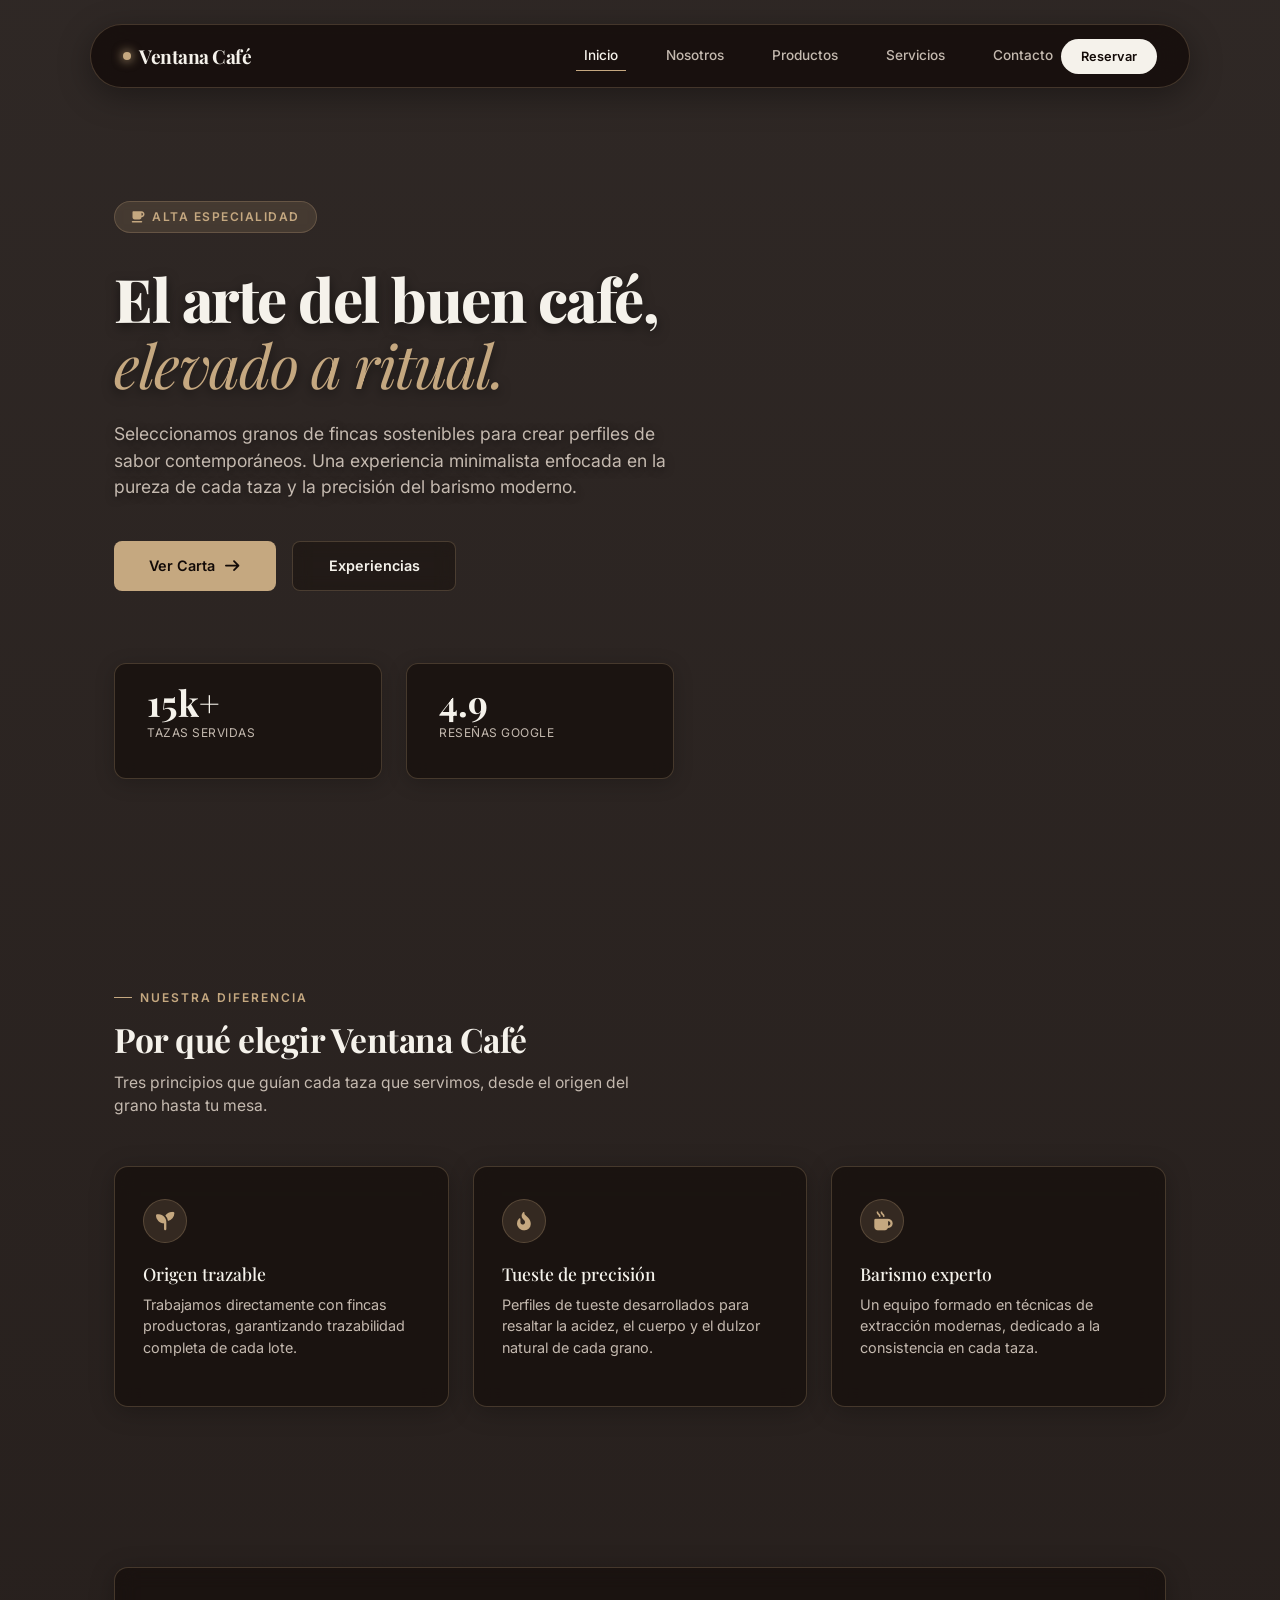
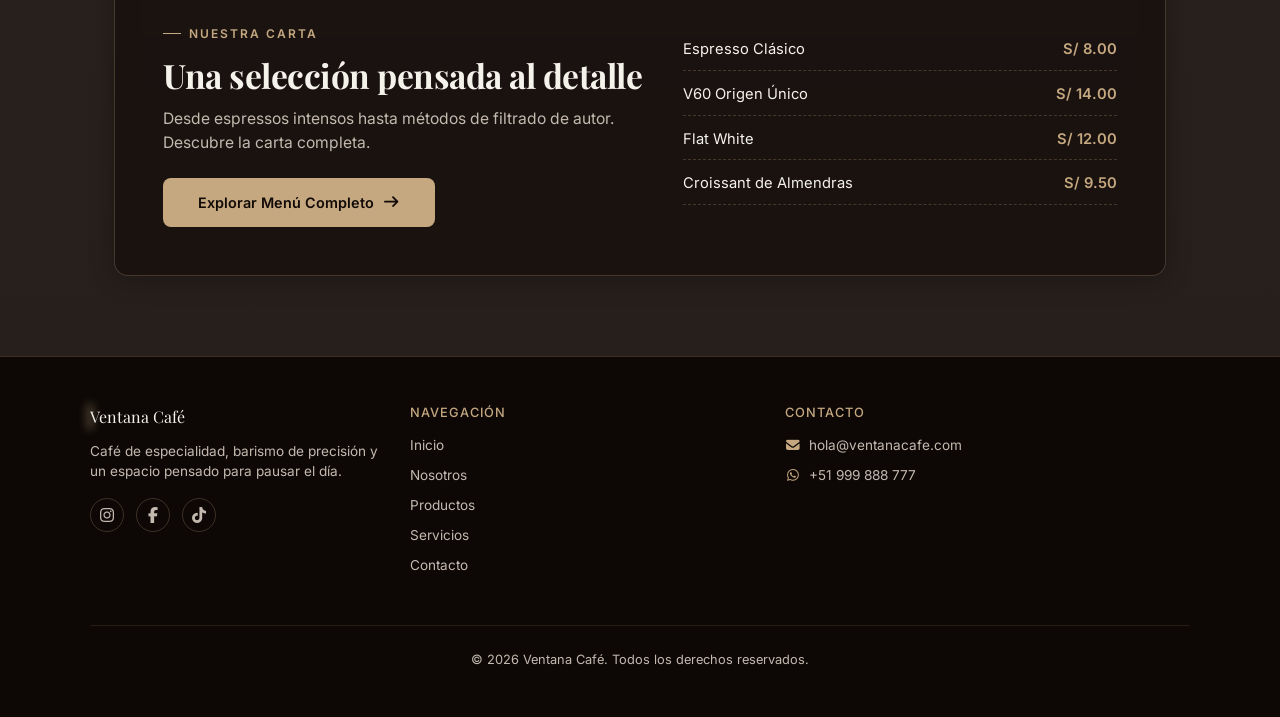
<file: index.html>
<!DOCTYPE html>
<html lang="es">
<head>
     <meta charset="UTF-8">
     <meta name="viewport" content="width=device-width, initial-scale=1.0">

     <!-- Google Fonts -->
     <link rel="preconnect" href="https://fonts.googleapis.com">
     <link rel="preconnect" href="https://fonts.gstatic.com" crossorigin>
     <link href="https://fonts.googleapis.com/css2?family=Inter:wght@400;500;600;700&family=Playfair+Display:ital,wght@0,600;0,700;0,800;1,500&display=swap" rel="stylesheet">
     <!-- Bootstrap 5.3 -->
     <link rel="stylesheet" href="libs/bootstrap/css/bootstrap.min.css">
     <!-- Font Awesome -->
     <link rel="stylesheet" href="libs/fontawesome/css/all.min.css">
     <!-- AOS (Animate On Scroll) -->
     <link rel="stylesheet" href="libs/aos/aos.css">

     <link rel="stylesheet" href="css/base.css">
     <link rel="stylesheet" href="css/home.css">
     <!-- Temática de la página: Restaurante / Cafetería de Especialidad -->
     <title>Ventana Café - Restaurante y Cafetería de Especialidad</title>
</head>
<body class="home-page">
     <header class="main-header">
          <nav class="navbar navbar-expand-lg nav-container custom-navbar">
               <a href="index.html" class="navbar-brand brand-logo">
                    <span class="logo-dot"></span> Ventana Café
               </a>
               <button class="navbar-toggler" type="button" data-bs-toggle="collapse" data-bs-target="#mainNav" aria-controls="mainNav" aria-expanded="false" aria-label="Alternar navegación">
                    <span class="navbar-toggler-icon"></span>
               </button>
               <div class="collapse navbar-collapse" id="mainNav">
                    <ul class="navbar-nav navigation-menu ms-auto mb-2 mb-lg-0 align-items-lg-center">
                         <li class="nav-item"><a href="index.html" class="menu-item nav-link active">Inicio</a></li>
                         <li class="nav-item"><a href="nosotros.html" class="menu-item nav-link">Nosotros</a></li>
                         <li class="nav-item"><a href="productos.html" class="menu-item nav-link">Productos</a></li>
                         <li class="nav-item"><a href="servicios.html" class="menu-item nav-link">Servicios</a></li>
                         <li class="nav-item"><a href="contacto.html" class="menu-item nav-link">Contacto</a></li>
                    </ul>
                    <a href="contacto.html" class="action-link">Reservar</a>
               </div>
          </nav>
     </header>

     <main id="content-area">
          <section id="inicio" class="hero-block">
               <div class="hero-inner">
                    <div class="hero-badge"><i class="fa-solid fa-mug-saucer"></i> Alta Especialidad</div>
                    <h1 class="hero-heading">
                         <span class="word" style="animation-delay:0.05s">El</span>
                         <span class="word" style="animation-delay:0.12s">arte</span>
                         <span class="word" style="animation-delay:0.19s">del</span>
                         <span class="word" style="animation-delay:0.26s">buen</span>
                         <span class="word" style="animation-delay:0.33s">café,</span>
                         <br>
                         <span class="highlight-text word" style="animation-delay:0.42s">elevado a ritual.</span>
                    </h1>
                    <p class="hero-lead">Seleccionamos granos de fincas sostenibles para crear perfiles de sabor contemporáneos. Una experiencia minimalista enfocada en la pureza de cada taza y la precisión del barismo moderno.</p>
                    <div class="hero-actions-row">
                         <a href="productos.html" class="button-solid" id="cta-main">Ver Carta <i class="fa-solid fa-arrow-right"></i></a>
                         <a href="servicios.html" class="button-ghost">Experiencias</a>
                    </div>
                    <div class="metrics-flex-container">
                         <div class="metric-card">
                              <p class="metric-value">15k+</p>
                              <p class="metric-title">Tazas Servidas</p>
                         </div>
                         <div class="metric-card">
                              <p class="metric-value">4.9</p>
                              <p class="metric-title">Reseñas Google</p>
                         </div>
                    </div>
               </div>
          </section>

          <section id="por-que-elegirnos">
               <div data-aos="fade-up">
                    <p class="section-eyebrow">Nuestra diferencia</p>
                    <h2 class="section-heading">Por qué elegir Ventana Café</h2>
                    <p class="section-sub">Tres principios que guían cada taza que servimos, desde el origen del grano hasta tu mesa.</p>
               </div>
               <div class="row g-4">
                    <div class="col-md-4" data-aos="fade-up" data-aos-delay="0">
                         <div class="glass-card feature-card">
                              <div class="feature-icon"><i class="fa-solid fa-seedling"></i></div>
                              <h3>Origen trazable</h3>
                              <p>Trabajamos directamente con fincas productoras, garantizando trazabilidad completa de cada lote.</p>
                         </div>
                    </div>
                    <div class="col-md-4" data-aos="fade-up" data-aos-delay="100">
                         <div class="glass-card feature-card">
                              <div class="feature-icon"><i class="fa-solid fa-fire-flame-curved"></i></div>
                              <h3>Tueste de precisión</h3>
                              <p>Perfiles de tueste desarrollados para resaltar la acidez, el cuerpo y el dulzor natural de cada grano.</p>
                         </div>
                    </div>
                    <div class="col-md-4" data-aos="fade-up" data-aos-delay="200">
                         <div class="glass-card feature-card">
                              <div class="feature-icon"><i class="fa-solid fa-mug-hot"></i></div>
                              <h3>Barismo experto</h3>
                              <p>Un equipo formado en técnicas de extracción modernas, dedicado a la consistencia en cada taza.</p>
                         </div>
                    </div>
               </div>
          </section>

          <section id="carta-teaser">
               <div class="glass-card menu-teaser" data-aos="fade-up">
                    <div class="menu-teaser-text">
                         <p class="section-eyebrow">Nuestra carta</p>
                         <h2 class="section-heading">Una selección pensada al detalle</h2>
                         <p class="section-sub" style="margin-bottom:1.5rem;">Desde espressos intensos hasta métodos de filtrado de autor. Descubre la carta completa.</p>
                         <a href="productos.html" class="button-solid">Explorar Menú Completo <i class="fa-solid fa-arrow-right"></i></a>
                    </div>
                    <div class="menu-teaser-items">
                         <div class="teaser-row"><span>Espresso Clásico</span><span>S/ 8.00</span></div>
                         <div class="teaser-row"><span>V60 Origen Único</span><span>S/ 14.00</span></div>
                         <div class="teaser-row"><span>Flat White</span><span>S/ 12.00</span></div>
                         <div class="teaser-row"><span>Croissant de Almendras</span><span>S/ 9.50</span></div>
                    </div>
               </div>
          </section>
     </main>

     <footer class="main-footer">
          <div class="footer-inner">
               <div class="row gy-4">
                    <div class="col-md-4 footer-brand">
                         <div class="brand-logo"><span class="logo-dot"></span> Ventana Café</div>
                         <p>Café de especialidad, barismo de precisión y un espacio pensado para pausar el día.</p>
                         <div class="footer-social">
                              <a href="https://instagram.com/" aria-label="Instagram" target="_blank" rel="noopener noreferrer"><i class="fa-brands fa-instagram"></i></a>
                              <a href="https://facebook.com/" aria-label="Facebook" target="_blank" rel="noopener noreferrer"><i class="fa-brands fa-facebook-f"></i></a>
                              <a href="https://tiktok.com/" aria-label="TikTok" target="_blank" rel="noopener noreferrer"><i class="fa-brands fa-tiktok"></i></a>
                         </div>
                    </div>
                    <div class="col-6 col-md-4 footer-col">
                         <h4>Navegación</h4>
                         <a href="index.html">Inicio</a>
                         <a href="nosotros.html">Nosotros</a>
                         <a href="productos.html">Productos</a>
                         <a href="servicios.html">Servicios</a>
                         <a href="contacto.html">Contacto</a>
                    </div>
                    <div class="col-6 col-md-4 footer-col">
                         <h4>Contacto</h4>
                         <a href="https://mail.google.com/mail/?view=cm&fs=1&to=hola@ventanacafe.com&su=Consulta%20Ventana%20Café" target="_blank" rel="noopener noreferrer"><i class="fa-solid fa-envelope"></i>hola@ventanacafe.com</a>
                         <a href="https://wa.me/51999888777?text=Hola,%20me%20gustaría%20hacer%20una%20consulta" target="_blank" rel="noopener noreferrer"><i class="fa-brands fa-whatsapp"></i>+51 999 888 777</a>
                    </div>
               </div>
          </div>
          <div class="footer-bottom">
               <p>&copy; 2026 Ventana Café. Todos los derechos reservados.</p>
          </div>
     </footer>

     <script src="libs/bootstrap/js/bootstrap.bundle.min.js"></script>
     <script src="libs/aos/aos.js"></script>
     <script>
          AOS.init({ once: true, duration: 700, easing: 'ease-out-cubic', offset: 80 });
     </script>
</body>
</html>
</file>
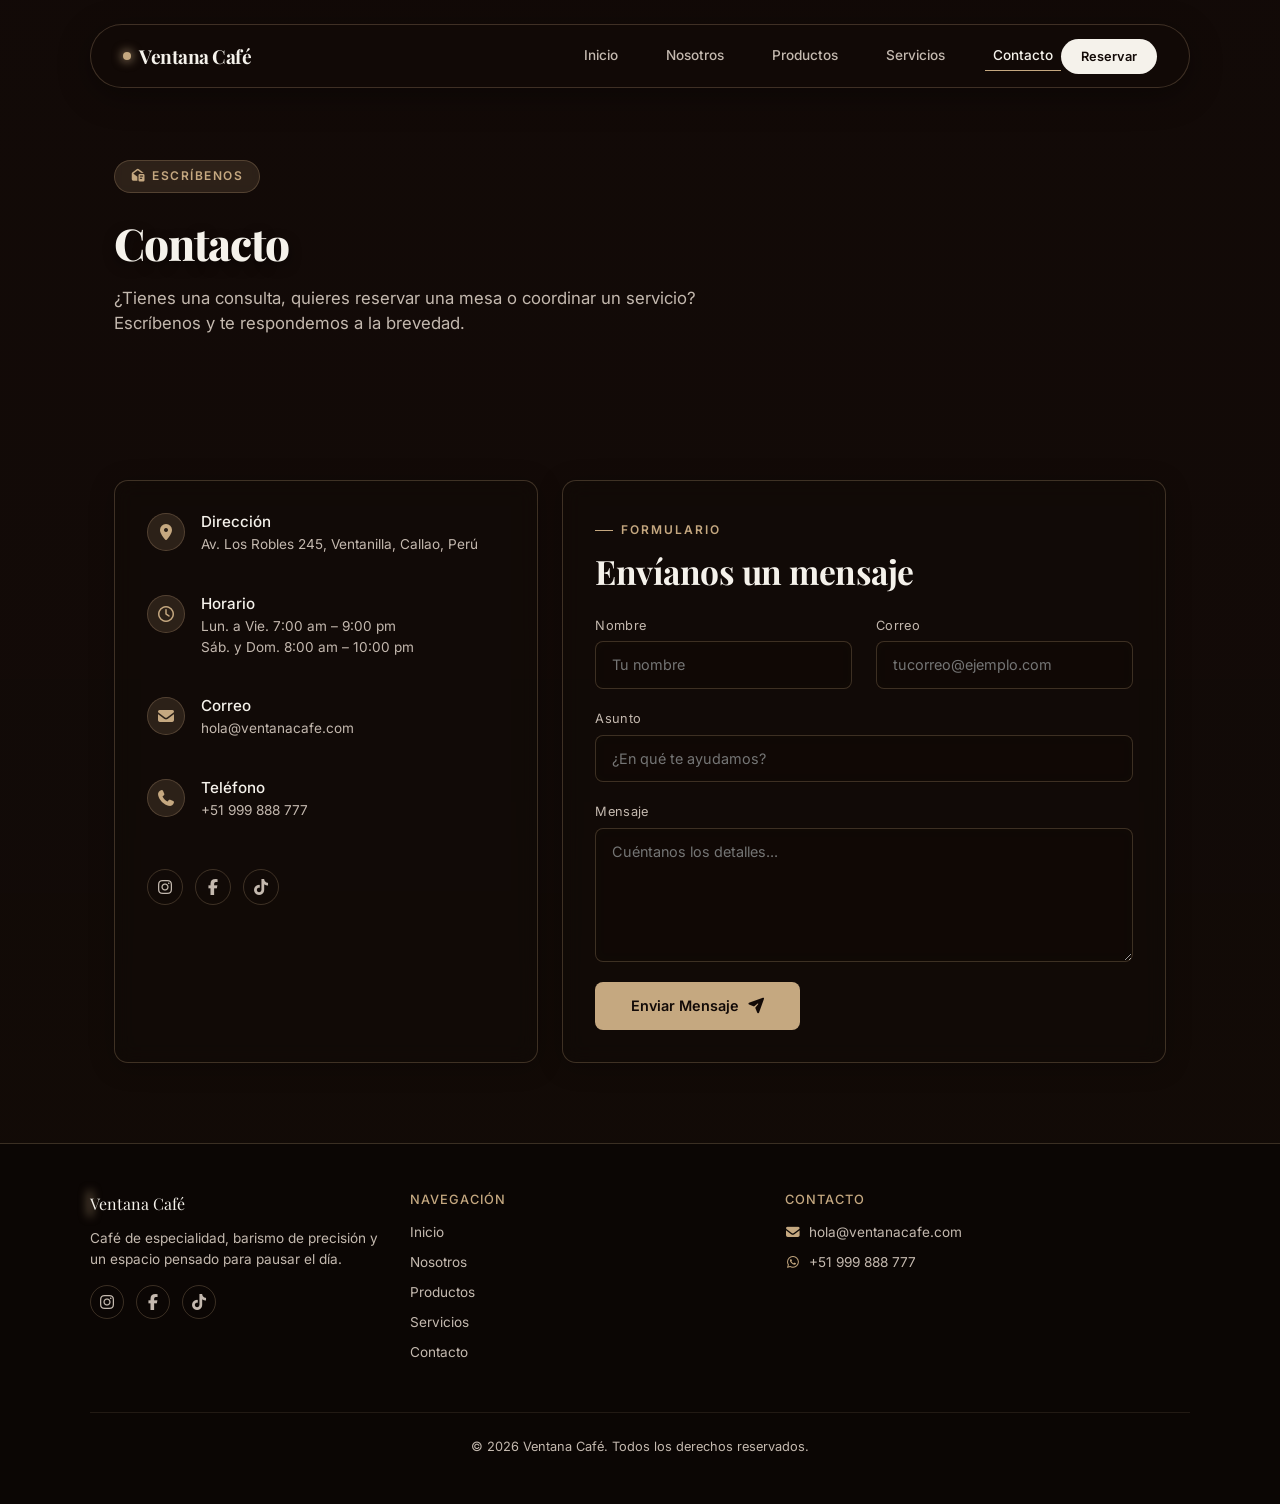
<file: contacto.html>
<!DOCTYPE html>
<html lang="es">
<head>
     <meta charset="UTF-8">
     <meta name="viewport" content="width=device-width, initial-scale=1.0">

     <link rel="preconnect" href="https://fonts.googleapis.com">
     <link rel="preconnect" href="https://fonts.gstatic.com" crossorigin>
     <link href="https://fonts.googleapis.com/css2?family=Inter:wght@400;500;600;700&family=Playfair+Display:ital,wght@0,600;0,700;0,800;1,500&display=swap" rel="stylesheet">

     <link rel="stylesheet" href="libs/bootstrap/css/bootstrap.min.css">
     <link rel="stylesheet" href="libs/fontawesome/css/all.min.css">
     <link rel="stylesheet" href="libs/aos/aos.css">

     <link rel="stylesheet" href="css/base.css">
     <link rel="stylesheet" href="css/contacto.css">
     <title>Contacto - Ventana Café</title>
</head>
<body class="contacto-page">
     <header class="main-header">
          <nav class="navbar navbar-expand-lg nav-container custom-navbar">
               <a href="index.html" class="navbar-brand brand-logo">
                    <span class="logo-dot"></span> Ventana Café
               </a>
               <button class="navbar-toggler" type="button" data-bs-toggle="collapse" data-bs-target="#mainNav" aria-controls="mainNav" aria-expanded="false" aria-label="Alternar navegación">
                    <span class="navbar-toggler-icon"></span>
               </button>
               <div class="collapse navbar-collapse" id="mainNav">
                    <ul class="navbar-nav navigation-menu ms-auto mb-2 mb-lg-0 align-items-lg-center">
                         <li class="nav-item"><a href="index.html" class="menu-item nav-link">Inicio</a></li>
                         <li class="nav-item"><a href="nosotros.html" class="menu-item nav-link">Nosotros</a></li>
                         <li class="nav-item"><a href="productos.html" class="menu-item nav-link">Productos</a></li>
                         <li class="nav-item"><a href="servicios.html" class="menu-item nav-link">Servicios</a></li>
                         <li class="nav-item"><a href="contacto.html" class="menu-item nav-link active">Contacto</a></li>
                    </ul>
                    <a href="contacto.html" class="action-link">Reservar</a>
               </div>
          </nav>
     </header>

     <div class="page-body">
     <main id="content-area">
          <section class="page-hero">
               <div class="page-badge"><i class="fa-solid fa-envelope-open-text"></i> Escríbenos</div>
               <h1 class="page-title">Contacto</h1>
               <p class="page-lead">¿Tienes una consulta, quieres reservar una mesa o coordinar un servicio? Escríbenos y te respondemos a la brevedad.</p>
          </section>

          <section id="contacto-detalle">
               <div class="row g-4">
                    <div class="col-lg-5" data-aos="fade-right">
                         <div class="glass-card contact-info-card">
                              <div class="info-row">
                                   <div class="icon-badge"><i class="fa-solid fa-location-dot"></i></div>
                                   <div>
                                        <h4>Dirección</h4>
                                        <p>Av. Los Robles 245, Ventanilla, Callao, Perú</p>
                                   </div>
                              </div>
                              <div class="info-row">
                                   <div class="icon-badge"><i class="fa-regular fa-clock"></i></div>
                                   <div>
                                        <h4>Horario</h4>
                                        <p>Lun. a Vie. 7:00 am – 9:00 pm<br>Sáb. y Dom. 8:00 am – 10:00 pm</p>
                                   </div>
                              </div>
                              <div class="info-row">
                                   <div class="icon-badge"><i class="fa-solid fa-envelope"></i></div>
                                   <div>
                                        <h4>Correo</h4>
                                        <p>hola@ventanacafe.com</p>
                                   </div>
                              </div>
                              <div class="info-row">
                                   <div class="icon-badge"><i class="fa-solid fa-phone"></i></div>
                                   <div>
                                        <h4>Teléfono</h4>
                                        <p>+51 999 888 777</p>
                                   </div>
                              </div>
                              <div class="social-row">
                                   <a href="https://instagram.com/" aria-label="Instagram" target="_blank" rel="noopener noreferrer"><i class="fa-brands fa-instagram"></i></a>
                                   <a href="https://facebook.com/" aria-label="Facebook" target="_blank" rel="noopener noreferrer"><i class="fa-brands fa-facebook-f"></i></a>
                                   <a href="https://tiktok.com/" aria-label="TikTok" target="_blank" rel="noopener noreferrer"><i class="fa-brands fa-tiktok"></i></a>
                              </div>
                         </div>
                    </div>

                    <div class="col-lg-7" data-aos="fade-left">
                         <div class="glass-card contact-form-card">
                              <p class="section-eyebrow">Formulario</p>
                              <h2 class="section-heading" style="margin-bottom:1.5rem;">Envíanos un mensaje</h2>

                              <form id="contact-form" action="#mensaje-enviado" method="get">
                                   <div class="row">
                                        <div class="col-md-6 form-row">
                                             <label for="nombre">Nombre</label>
                                             <input type="text" id="nombre" required placeholder="Tu nombre">
                                        </div>
                                        <div class="col-md-6 form-row">
                                             <label for="correo">Correo</label>
                                             <input type="email" id="correo" required placeholder="tucorreo@ejemplo.com">
                                        </div>
                                   </div>
                                   <div class="form-row">
                                        <label for="asunto">Asunto</label>
                                        <input type="text" id="asunto" required placeholder="¿En qué te ayudamos?">
                                   </div>
                                   <div class="form-row">
                                        <label for="mensaje">Mensaje</label>
                                        <textarea id="mensaje" rows="5" required placeholder="Cuéntanos los detalles..."></textarea>
                                   </div>
                                   <button type="submit" class="button-solid">Enviar Mensaje <i class="fa-solid fa-paper-plane"></i></button>
                                   <div class="form-success" id="mensaje-enviado">
                                        <div class="success-icon"><i class="fa-solid fa-check"></i></div>
                                        <h4>¡Gracias! Tu mensaje quedó registrado.</h4>
                                   </div>
                              </form>
                         </div>
                    </div>
               </div>
          </section>
     </main>
     </div>

     <footer class="main-footer">
          <div class="footer-inner">
               <div class="row gy-4">
                    <div class="col-md-4 footer-brand">
                         <div class="brand-logo"><span class="logo-dot"></span> Ventana Café</div>
                         <p>Café de especialidad, barismo de precisión y un espacio pensado para pausar el día.</p>
                         <div class="footer-social">
                              <a href="https://instagram.com/" aria-label="Instagram" target="_blank" rel="noopener noreferrer"><i class="fa-brands fa-instagram"></i></a>
                              <a href="https://facebook.com/" aria-label="Facebook" target="_blank" rel="noopener noreferrer"><i class="fa-brands fa-facebook-f"></i></a>
                              <a href="https://tiktok.com/" aria-label="TikTok" target="_blank" rel="noopener noreferrer"><i class="fa-brands fa-tiktok"></i></a>
                         </div>
                    </div>
                    <div class="col-6 col-md-4 footer-col">
                         <h4>Navegación</h4>
                         <a href="index.html">Inicio</a>
                         <a href="nosotros.html">Nosotros</a>
                         <a href="productos.html">Productos</a>
                         <a href="servicios.html">Servicios</a>
                         <a href="contacto.html">Contacto</a>
                    </div>
                    <div class="col-6 col-md-4 footer-col">
                         <h4>Contacto</h4>
                         <a href="https://mail.google.com/mail/?view=cm&fs=1&to=hola@ventanacafe.com&su=Consulta%20Ventana%20Café" target="_blank" rel="noopener noreferrer"><i class="fa-solid fa-envelope"></i>hola@ventanacafe.com</a>
                         <a href="https://wa.me/51999888777?text=Hola,%20me%20gustaría%20hacer%20una%20consulta" target="_blank" rel="noopener noreferrer"><i class="fa-brands fa-whatsapp"></i>+51 999 888 777</a>
                    </div>
               </div>
          </div>
          <div class="footer-bottom">
               <p>&copy; 2026 Ventana Café. Todos los derechos reservados.</p>
          </div>
     </footer>

     <script src="libs/bootstrap/js/bootstrap.bundle.min.js"></script>
     <script src="libs/aos/aos.js"></script>
     <script>
          AOS.init({ once: true, duration: 700, easing: 'ease-out-cubic', offset: 80 });
     </script>
</body>
</html>
</file>
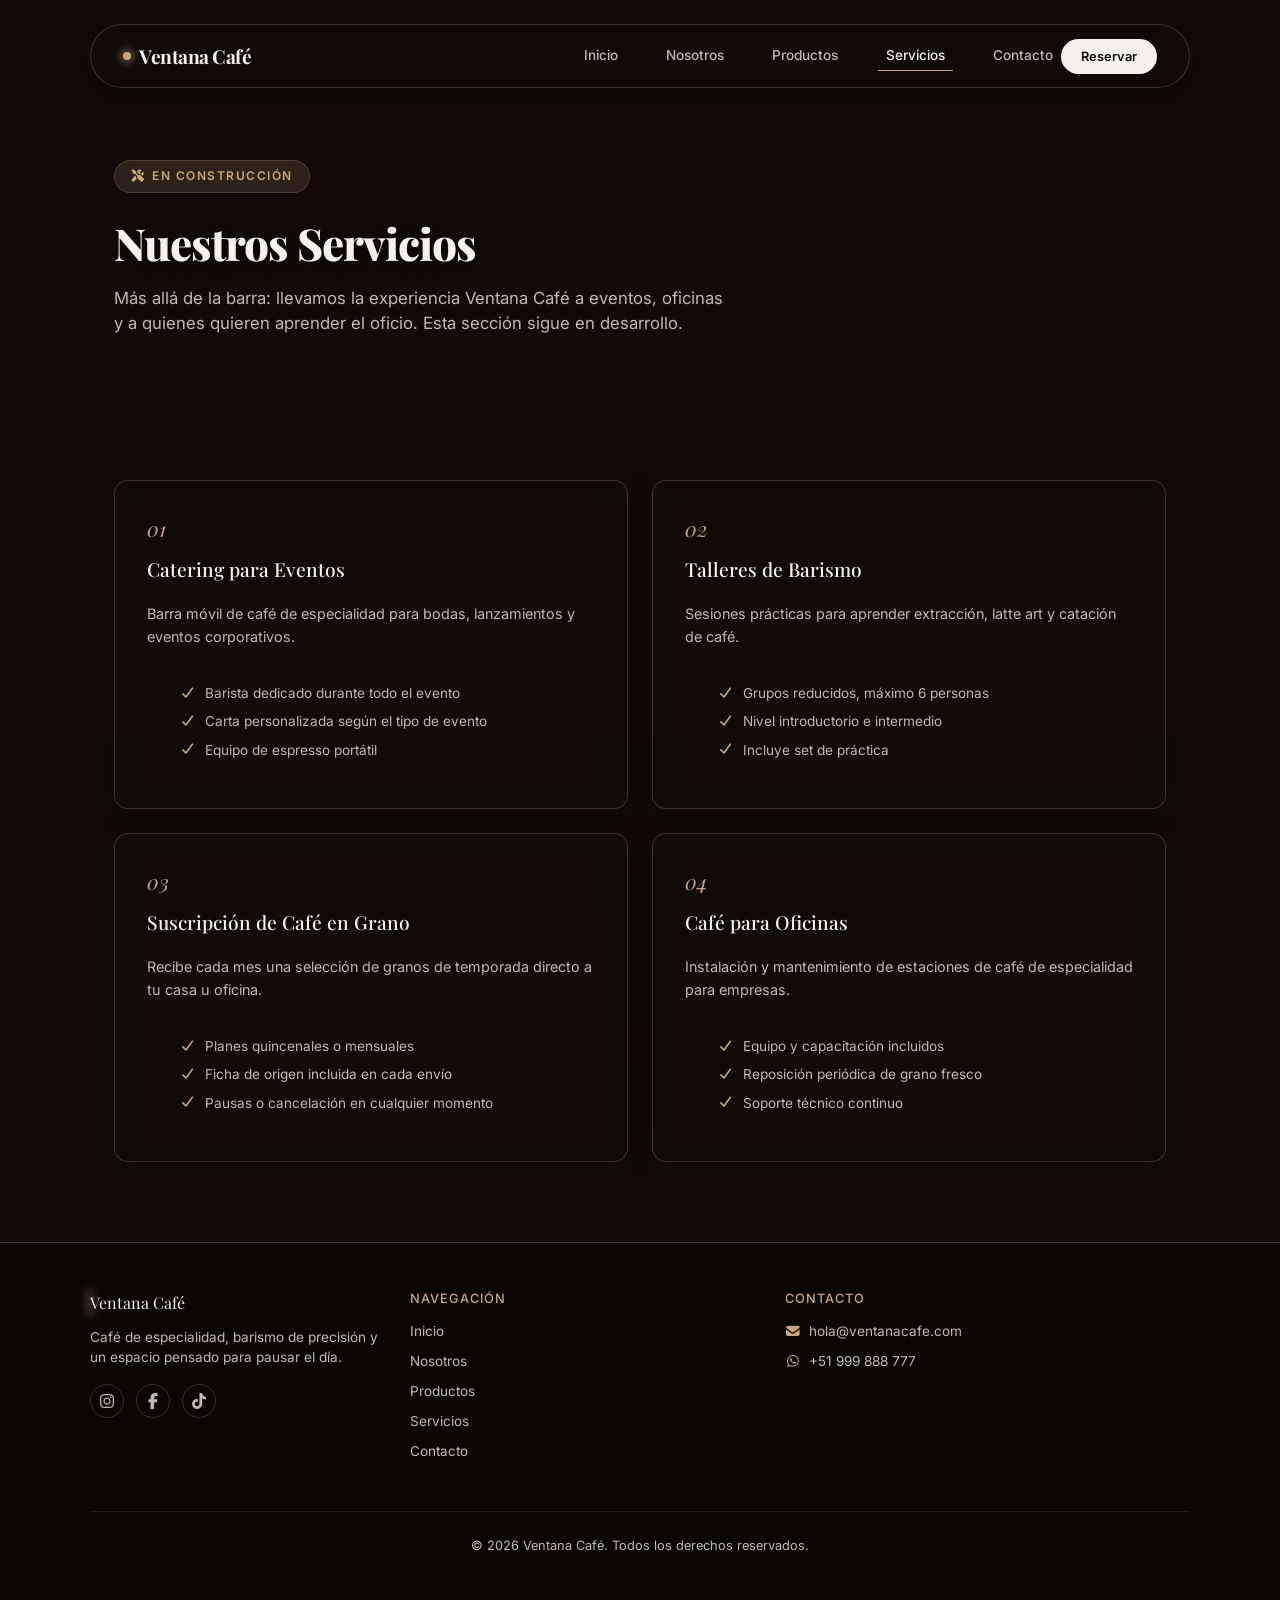
<file: servicios.html>
<!DOCTYPE html>
<html lang="es">
<head>
     <meta charset="UTF-8">
     <meta name="viewport" content="width=device-width, initial-scale=1.0">

     <link rel="preconnect" href="https://fonts.googleapis.com">
     <link rel="preconnect" href="https://fonts.gstatic.com" crossorigin>
     <link href="https://fonts.googleapis.com/css2?family=Inter:wght@400;500;600;700&family=Playfair+Display:ital,wght@0,600;0,700;0,800;1,500&display=swap" rel="stylesheet">

     <link rel="stylesheet" href="libs/bootstrap/css/bootstrap.min.css">
     <link rel="stylesheet" href="libs/fontawesome/css/all.min.css">
     <link rel="stylesheet" href="libs/aos/aos.css">

     <link rel="stylesheet" href="css/base.css">
     <link rel="stylesheet" href="css/servicios.css">
     <title>Servicios - Ventana Café</title>
</head>
<body class="servicios-page">
     <header class="main-header">
          <nav class="navbar navbar-expand-lg nav-container custom-navbar">
               <a href="index.html" class="navbar-brand brand-logo">
                    <span class="logo-dot"></span> Ventana Café
               </a>
               <button class="navbar-toggler" type="button" data-bs-toggle="collapse" data-bs-target="#mainNav" aria-controls="mainNav" aria-expanded="false" aria-label="Alternar navegación">
                    <span class="navbar-toggler-icon"></span>
               </button>
               <div class="collapse navbar-collapse" id="mainNav">
                    <ul class="navbar-nav navigation-menu ms-auto mb-2 mb-lg-0 align-items-lg-center">
                         <li class="nav-item"><a href="index.html" class="menu-item nav-link">Inicio</a></li>
                         <li class="nav-item"><a href="nosotros.html" class="menu-item nav-link">Nosotros</a></li>
                         <li class="nav-item"><a href="productos.html" class="menu-item nav-link">Productos</a></li>
                         <li class="nav-item"><a href="servicios.html" class="menu-item nav-link active">Servicios</a></li>
                         <li class="nav-item"><a href="contacto.html" class="menu-item nav-link">Contacto</a></li>
                    </ul>
                    <a href="contacto.html" class="action-link">Reservar</a>
               </div>
          </nav>
     </header>

     <div class="page-body">
     <main id="content-area">
          <section class="page-hero">
               <div class="page-badge"><i class="fa-solid fa-screwdriver-wrench"></i> En construcción</div>
               <h1 class="page-title">Nuestros Servicios</h1>
               <p class="page-lead">Más allá de la barra: llevamos la experiencia Ventana Café a eventos, oficinas y a quienes quieren aprender el oficio. Esta sección sigue en desarrollo.</p>
          </section>

          <section id="lista-servicios">
               <div class="row g-4">
                    <div class="col-md-6" data-aos="fade-up" data-aos-delay="0">
                         <div class="glass-card service-card">
                              <span class="service-number">01</span>
                              <h3>Catering para Eventos</h3>
                              <p>Barra móvil de café de especialidad para bodas, lanzamientos y eventos corporativos.</p>
                              <ul class="service-list">
                                   <li><i class="fa-solid fa-check"></i> Barista dedicado durante todo el evento</li>
                                   <li><i class="fa-solid fa-check"></i> Carta personalizada según el tipo de evento</li>
                                   <li><i class="fa-solid fa-check"></i> Equipo de espresso portátil</li>
                              </ul>
                         </div>
                    </div>

                    <div class="col-md-6" data-aos="fade-up" data-aos-delay="100">
                         <div class="glass-card service-card">
                              <span class="service-number">02</span>
                              <h3>Talleres de Barismo</h3>
                              <p>Sesiones prácticas para aprender extracción, latte art y catación de café.</p>
                              <ul class="service-list">
                                   <li><i class="fa-solid fa-check"></i> Grupos reducidos, máximo 6 personas</li>
                                   <li><i class="fa-solid fa-check"></i> Nivel introductorio e intermedio</li>
                                   <li><i class="fa-solid fa-check"></i> Incluye set de práctica</li>
                              </ul>
                         </div>
                    </div>

                    <div class="col-md-6" data-aos="fade-up" data-aos-delay="0">
                         <div class="glass-card service-card">
                              <span class="service-number">03</span>
                              <h3>Suscripción de Café en Grano</h3>
                              <p>Recibe cada mes una selección de granos de temporada directo a tu casa u oficina.</p>
                              <ul class="service-list">
                                   <li><i class="fa-solid fa-check"></i> Planes quincenales o mensuales</li>
                                   <li><i class="fa-solid fa-check"></i> Ficha de origen incluida en cada envío</li>
                                   <li><i class="fa-solid fa-check"></i> Pausas o cancelación en cualquier momento</li>
                              </ul>
                         </div>
                    </div>

                    <div class="col-md-6" data-aos="fade-up" data-aos-delay="100">
                         <div class="glass-card service-card">
                              <span class="service-number">04</span>
                              <h3>Café para Oficinas</h3>
                              <p>Instalación y mantenimiento de estaciones de café de especialidad para empresas.</p>
                              <ul class="service-list">
                                   <li><i class="fa-solid fa-check"></i> Equipo y capacitación incluidos</li>
                                   <li><i class="fa-solid fa-check"></i> Reposición periódica de grano fresco</li>
                                   <li><i class="fa-solid fa-check"></i> Soporte técnico continuo</li>
                              </ul>
                         </div>
                    </div>
               </div>
          </section>
     </main>
     </div>

     <footer class="main-footer">
          <div class="footer-inner">
               <div class="row gy-4">
                    <div class="col-md-4 footer-brand">
                         <div class="brand-logo"><span class="logo-dot"></span> Ventana Café</div>
                         <p>Café de especialidad, barismo de precisión y un espacio pensado para pausar el día.</p>
                         <div class="footer-social">
                              <a href="https://instagram.com/" aria-label="Instagram" target="_blank" rel="noopener noreferrer"><i class="fa-brands fa-instagram"></i></a>
                              <a href="https://facebook.com/" aria-label="Facebook" target="_blank" rel="noopener noreferrer"><i class="fa-brands fa-facebook-f"></i></a>
                              <a href="https://tiktok.com/" aria-label="TikTok" target="_blank" rel="noopener noreferrer"><i class="fa-brands fa-tiktok"></i></a>
                         </div>
                    </div>
                    <div class="col-6 col-md-4 footer-col">
                         <h4>Navegación</h4>
                         <a href="index.html">Inicio</a>
                         <a href="nosotros.html">Nosotros</a>
                         <a href="productos.html">Productos</a>
                         <a href="servicios.html">Servicios</a>
                         <a href="contacto.html">Contacto</a>
                    </div>
                    <div class="col-6 col-md-4 footer-col">
                         <h4>Contacto</h4>
                         <a href="https://mail.google.com/mail/?view=cm&fs=1&to=hola@ventanacafe.com&su=Consulta%20Ventana%20Café" target="_blank" rel="noopener noreferrer"><i class="fa-solid fa-envelope"></i>hola@ventanacafe.com</a>
                         <a href="https://wa.me/51999888777?text=Hola,%20me%20gustaría%20hacer%20una%20consulta" target="_blank" rel="noopener noreferrer"><i class="fa-brands fa-whatsapp"></i>+51 999 888 777</a>
                    </div>
               </div>
          </div>
          <div class="footer-bottom">
               <p>&copy; 2026 Ventana Café. Todos los derechos reservados.</p>
          </div>
     </footer>

     <script src="libs/bootstrap/js/bootstrap.bundle.min.js"></script>
     <script src="libs/aos/aos.js"></script>
     <script>
          AOS.init({ once: true, duration: 700, easing: 'ease-out-cubic', offset: 80 });
     </script>
</body>
</html>
</file>
<file: css/base.css>
@view-transition {
     navigation: auto;
}

::view-transition-old(root),
::view-transition-new(root) {
     animation-duration: 0.35s;
     animation-timing-function: ease-out;
}

:root {
     --color-dark: #120a07;
     --color-light: #f5f2eb;
     --color-muted: #c4b9af;
     --color-accent: #c5a880;
     --color-accent-soft: rgba(197, 168, 128, 0.15);
     --color-card: rgba(18, 10, 7, 0.6);
     --color-card-hover: rgba(28, 17, 12, 0.75);
     --border-subtle: rgba(197, 168, 128, 0.25);

     --accent-50: #f9f5f1;
     --accent-100: #f3ece3;
     --accent-200: #e6d9c6;
     --accent-300: #d7c1a3;
     --accent-400: #c7a97f;
     --accent-500: #b9935f;
     --accent-600: #a37d47;
     --accent-700: #836439;
     --accent-800: #634c2b;
     --accent-900: #47361f;
     --accent-950: #2e2314;

     --font-heading: 'Playfair Display', Georgia, serif;
     --font-stack: 'Inter', system-ui, -apple-system, BlinkMacSystemFont, 'Segoe UI', Roboto, sans-serif;
     --ease-smooth: cubic-bezier(0.22, 1, 0.36, 1);
}

* {
     box-sizing: border-box;
     margin: 0;
     padding: 0;
}

html {
     scroll-behavior: smooth;
}

body {
     background-color: var(--color-dark);
     color: var(--color-light);
     font-family: var(--font-stack);
     line-height: 1.5;
     -webkit-font-smoothing: antialiased;
}

img {
     max-width: 100%;
     display: block;
}

a {
     color: inherit;
}

h1, h2, h3, h4,
.brand-logo,
.page-title,
.section-heading,
.hero-heading {
     font-family: var(--font-heading);
}

.main-header {
     position: fixed;
     top: 1.5rem;
     left: 0;
     width: 100%;
     z-index: 1000;
     padding: 0 1.5rem;
}

.nav-container {
     max-width: 1100px;
     margin: 0 auto;
     padding: 0.85rem 2rem;
     background-color: rgba(18, 10, 7, 0.75);
     backdrop-filter: blur(16px);
     -webkit-backdrop-filter: blur(16px);
     border: 1px solid var(--border-subtle);
     border-radius: 100px;
     box-shadow: 0 8px 32px rgba(0, 0, 0, 0.35);
     transition: border-color 0.3s ease, background-color 0.3s ease, border-radius 0.3s ease;
}

.navbar-brand.brand-logo {
     font-size: 1.2rem;
     font-weight: 700;
     letter-spacing: -0.5px;
     display: flex;
     align-items: center;
     gap: 0.5rem;
     text-decoration: none;
     color: var(--color-light);
     white-space: nowrap;
     margin-right: 0;
     padding: 0;
}

.logo-dot {
     width: 8px;
     height: 8px;
     background-color: var(--color-accent);
     border-radius: 50%;
     box-shadow: 0 0 10px 2px rgba(197, 168, 128, 0.6);
     animation: pulseDot 2.4s ease-in-out infinite;
     flex-shrink: 0;
}

@keyframes pulseDot {
     0%, 100% { transform: scale(1); opacity: 1; }
     50% { transform: scale(1.4); opacity: 0.6; }
}

.navigation-menu {
     gap: 2rem;
}

.navigation-menu .menu-item {
     position: relative;
     color: var(--color-muted);
     text-decoration: none;
     font-family: var(--font-stack);
     font-size: 0.85rem;
     font-weight: 500;
     transition: color 0.25s ease;
     padding: 0 0 2px;
}

.navigation-menu .menu-item::after {
     content: "";
     position: absolute;
     left: 0;
     bottom: -4px;
     width: 0%;
     height: 1px;
     background-color: var(--color-accent);
     transition: width 0.3s var(--ease-smooth);
}

.navigation-menu .menu-item:hover,
.navigation-menu .menu-item.active {
     color: var(--color-light);
}

.navigation-menu .menu-item:hover::after,
.navigation-menu .menu-item.active::after {
     width: 100%;
}

.action-link {
     color: var(--color-dark);
     background-color: var(--color-light);
     text-decoration: none;
     padding: 0.5rem 1.25rem;
     font-size: 0.8rem;
     font-weight: 600;
     border-radius: 50px;
     transition: transform 0.2s ease, background-color 0.2s ease;
     white-space: nowrap;
}

.action-link:hover {
     background-color: var(--color-accent);
     transform: translateY(-1px);
}

.custom-navbar .navbar-toggler {
     border: 1px solid var(--border-subtle);
     padding: 0.35rem 0.6rem;
}

.custom-navbar .navbar-toggler:focus {
     box-shadow: 0 0 0 3px var(--color-accent-soft);
}

.custom-navbar .navbar-toggler-icon {
     width: 1.3em;
     height: 1.3em;
     background-image: url("data:image/svg+xml,%3Csvg xmlns='http://www.w3.org/2000/svg' viewBox='0 0 30 30'%3E%3Cpath stroke='rgba(245,242,235,0.9)' stroke-width='2' stroke-linecap='round' stroke-miterlimit='10' d='M4 7h22M4 15h22M4 23h22'/%3E%3C/svg%3E");
}

@media (max-width: 991.98px) {
     .nav-container {
          border-radius: 24px;
     }

     .custom-navbar .navbar-collapse {
          margin-top: 1rem;
          padding-top: 1rem;
          border-top: 1px solid var(--border-subtle);
     }

     .custom-navbar .navigation-menu {
          flex-direction: column;
          align-items: flex-start !important;
          gap: 1rem;
          width: 100%;
     }

     .custom-navbar .action-link {
          display: inline-block;
          margin-top: 1rem;
     }
}

.main-footer {
     border-top: 1px solid var(--border-subtle);
     padding: 3rem 1.5rem 2rem;
     background-color: rgba(11, 6, 4, 0.9);
}

.footer-inner {
     max-width: 1100px;
     margin: 0 auto;
}

.footer-brand {
     max-width: 320px;
}

.footer-brand .brand-logo {
     margin-bottom: 0.75rem;
}

.footer-brand p {
     color: var(--color-muted);
     font-size: 0.85rem;
     font-family: var(--font-stack);
}

.footer-col h4 {
     font-size: 0.8rem;
     text-transform: uppercase;
     letter-spacing: 1px;
     color: var(--color-accent);
     margin-bottom: 0.9rem;
     font-family: var(--font-stack);
}

.footer-col a {
     display: block;
     color: var(--color-muted);
     text-decoration: none;
     font-size: 0.85rem;
     margin-bottom: 0.6rem;
     transition: color 0.2s ease;
}

.footer-col a i {
     color: var(--color-accent);
     width: 1.1rem;
     margin-right: 0.4rem;
}

.footer-col a:hover {
     color: var(--color-light);
}

.footer-social {
     display: flex;
     gap: 0.75rem;
     margin-top: 0.25rem;
}

.footer-social a {
     width: 34px;
     height: 34px;
     border-radius: 50%;
     border: 1px solid var(--border-subtle);
     display: flex;
     align-items: center;
     justify-content: center;
     color: var(--color-muted);
     text-decoration: none;
     transition: color 0.2s ease, border-color 0.2s ease, transform 0.2s ease, background-color 0.2s ease;
}

.footer-social a:hover {
     color: var(--color-dark);
     background-color: var(--color-accent);
     border-color: var(--color-accent);
     transform: translateY(-2px);
}

.footer-bottom {
     max-width: 1100px;
     margin: 2.5rem auto 0;
     padding-top: 1.5rem;
     border-top: 1px solid rgba(197, 168, 128, 0.12);
     text-align: center;
}

.footer-bottom p {
     color: var(--color-muted);
     font-size: 0.8rem;
}

.button-solid {
     display: inline-flex;
     align-items: center;
     gap: 0.5rem;
     background-color: var(--color-accent);
     color: var(--color-dark);
     text-decoration: none;
     padding: 0.85rem 2.2rem;
     font-size: 0.9rem;
     font-weight: 600;
     border-radius: 8px;
     border: none;
     cursor: pointer;
     transition: opacity 0.2s ease, transform 0.2s ease, background-color 0.2s ease;
}

.button-solid:hover {
     opacity: 0.95;
     transform: translateY(-1px);
     background-color: var(--accent-400);
}

.button-ghost {
     display: inline-flex;
     align-items: center;
     gap: 0.5rem;
     background-color: rgba(18, 10, 7, 0.4);
     backdrop-filter: blur(8px);
     -webkit-backdrop-filter: blur(8px);
     color: var(--color-light);
     border: 1px solid var(--border-subtle);
     text-decoration: none;
     padding: 0.85rem 2.2rem;
     font-size: 0.9rem;
     font-weight: 600;
     border-radius: 8px;
     cursor: pointer;
     transition: background-color 0.2s ease, border-color 0.2s ease;
}

.button-ghost:hover {
     background-color: rgba(255, 255, 255, 0.05);
     border-color: rgba(255, 255, 255, 0.4);
}

.page-hero {
     max-width: 1100px;
     margin: 0 auto;
     padding: 10rem 1.5rem 3rem;
     position: relative;
     z-index: 2;
}

.page-badge {
     display: inline-flex;
     align-items: center;
     gap: 0.4rem;
     background-color: var(--color-accent-soft);
     color: var(--color-accent);
     font-size: 0.75rem;
     font-weight: 600;
     letter-spacing: 1.5px;
     text-transform: uppercase;
     padding: 0.4rem 1rem;
     border-radius: 30px;
     margin-bottom: 1.5rem;
     border: 1px solid var(--border-subtle);
     backdrop-filter: blur(4px);
}

.page-title {
     font-size: 2.75rem;
     font-weight: 800;
     letter-spacing: -1px;
     margin-bottom: 1rem;
     text-shadow: 0 4px 12px rgba(0,0,0,0.5);
}

.page-lead {
     color: var(--color-muted);
     font-size: 1.05rem;
     max-width: 620px;
}

.page-body {
     background: linear-gradient(
          rgba(18, 10, 7, 0.88),
          rgba(18, 10, 7, 0.94)
     ),
     var(--bg-image, none) no-repeat center center fixed;
     background-size: cover;
     min-height: 100vh;
}

.glass-card {
     background-color: var(--color-card);
     backdrop-filter: blur(10px);
     -webkit-backdrop-filter: blur(10px);
     border: 1px solid var(--border-subtle);
     border-radius: 14px;
     box-shadow: 0 4px 24px rgba(0, 0, 0, 0.25);
     transition: transform 0.35s var(--ease-smooth), background-color 0.35s ease, box-shadow 0.35s ease, border-color 0.35s ease;
     height: 100%;
}

.glass-card:hover {
     transform: translateY(-6px);
     background-color: var(--color-card-hover);
     border-color: rgba(197, 168, 128, 0.5);
     box-shadow: 0 16px 40px rgba(0, 0, 0, 0.4);
}

.section-eyebrow {
     display: inline-flex;
     align-items: center;
     gap: 0.5rem;
     font-size: 0.75rem;
     font-weight: 600;
     letter-spacing: 2px;
     text-transform: uppercase;
     color: var(--color-accent);
     margin-bottom: 0.75rem;
}

.section-eyebrow::before {
     content: "";
     width: 18px;
     height: 1px;
     background-color: var(--color-accent);
}

.section-heading {
     font-size: 2.1rem;
     font-weight: 700;
     letter-spacing: -0.5px;
     margin-bottom: 0.75rem;
}

.section-sub {
     color: var(--color-muted);
     max-width: 560px;
     margin-bottom: 3rem;
     font-size: 0.98rem;
}

section {
     padding: 5rem 1.5rem;
     max-width: 1100px;
     margin: 0 auto;
     position: relative;
     z-index: 2;
}

.icon-badge {
     width: 38px;
     height: 38px;
     flex-shrink: 0;
     border-radius: 50%;
     background-color: var(--color-accent-soft);
     border: 1px solid var(--border-subtle);
     display: flex;
     align-items: center;
     justify-content: center;
     font-size: 1rem;
     color: var(--color-accent);
}

[data-aos] {
     transition-timing-function: var(--ease-smooth) !important;
}

a:focus-visible,
button:focus-visible,
input:focus-visible,
textarea:focus-visible,
select:focus-visible {
     outline: 2px solid var(--color-accent);
     outline-offset: 3px;
}
</file>
<file: css/home.css>
body.home-page {
     background: linear-gradient(
          rgba(18, 10, 7, 0.88),
          rgba(18, 10, 7, 0.92)
     ),
     url('https://images.unsplash.com/photo-1509042239860-f550ce710b93?q=80&w=1200&auto=format&fit=crop') no-repeat center center fixed;
     background-size: cover;
}

.hero-block {
     min-height: 100vh;
     display: flex;
     align-items: center;
     max-width: 1100px;
     margin: 0 auto;
     padding: 8rem 1.5rem 3rem 1.5rem;
}

#inicio {
     position: relative;
     z-index: 2;
}

.hero-inner {
     max-width: 700px;
     display: flex;
     flex-direction: column;
     align-items: flex-start;
}

.hero-badge {
     display: inline-flex;
     align-items: center;
     gap: 0.4rem;
     background-color: rgba(197, 168, 128, 0.15);
     color: var(--color-accent);
     font-size: 0.75rem;
     font-weight: 600;
     letter-spacing: 1.5px;
     text-transform: uppercase;
     padding: 0.4rem 1rem;
     border-radius: 30px;
     margin-bottom: 2rem;
     border: 1px solid var(--border-subtle);
     backdrop-filter: blur(4px);
}

.hero-heading {
     font-size: 3.75rem;
     font-weight: 800;
     line-height: 1.1;
     letter-spacing: -1.5px;
     margin-bottom: 1.5rem;
     text-shadow: 0 4px 12px rgba(0,0,0,0.5);
}

.hero-heading .word {
     display: inline-block;
     opacity: 0;
     transform: translateY(18px);
     animation: heroWordIn 0.7s var(--ease-smooth) forwards;
}

@keyframes heroWordIn {
     from { opacity: 0; transform: translateY(18px); }
     to { opacity: 1; transform: translateY(0); }
}

.highlight-text {
     color: var(--color-accent);
     font-weight: 400;
     font-family: var(--font-heading);
     font-style: italic;
}

.hero-lead {
     color: var(--color-muted);
     font-size: 1.1rem;
     margin-bottom: 2.5rem;
     max-width: 560px;
     text-shadow: 0 2px 8px rgba(0,0,0,0.5);
}

.hero-actions-row {
     display: flex;
     gap: 1rem;
     margin-bottom: 4.5rem;
     flex-wrap: wrap;
}

#cta-main:hover {
     transform: scale(1.03);
}

.metrics-flex-container {
     display: flex;
     gap: 1.5rem;
     width: 100%;
     flex-wrap: wrap;
}

.metric-card {
     background-color: var(--color-card);
     backdrop-filter: blur(8px);
     -webkit-backdrop-filter: blur(8px);
     border: 1px solid var(--border-subtle);
     padding: 1.25rem 2rem;
     border-radius: 12px;
     box-shadow: 0 4px 20px rgba(0, 0, 0, 0.2);
     flex: 1 1 180px;
     max-width: 280px;
     transition: transform 0.3s var(--ease-smooth), border-color 0.3s ease;
}

.metric-card:hover {
     transform: translateY(-4px);
     border-color: rgba(197, 168, 128, 0.5);
}

.metric-value {
     font-size: 2.25rem;
     font-weight: 700;
     color: var(--color-light);
     line-height: 1;
     margin-bottom: 0.25rem;
     font-family: var(--font-heading);
}

.metric-title {
     font-size: 0.75rem;
     color: var(--color-muted);
     text-transform: uppercase;
     letter-spacing: 0.5px;
}

.feature-card {
     padding: 2rem 1.75rem;
}

.feature-icon {
     width: 44px;
     height: 44px;
     border-radius: 50%;
     background-color: var(--color-accent-soft);
     border: 1px solid var(--border-subtle);
     display: flex;
     align-items: center;
     justify-content: center;
     font-size: 1.15rem;
     margin-bottom: 1.25rem;
     color: var(--color-accent);
}

.feature-card h3 {
     font-size: 1.1rem;
     margin-bottom: 0.6rem;
}

.feature-card p {
     color: var(--color-muted);
     font-size: 0.9rem;
}

@media (max-width: 860px) {
     .hero-heading { font-size: 2.6rem; }
}

.menu-teaser {
     display: flex;
     align-items: center;
     justify-content: space-between;
     gap: 2.5rem;
     padding: 3rem;
     flex-wrap: wrap;
}

.menu-teaser-text {
     max-width: 480px;
}

.menu-teaser-items {
     display: flex;
     flex-direction: column;
     gap: 0.75rem;
     flex: 1 1 260px;
}

.teaser-row {
     display: flex;
     justify-content: space-between;
     border-bottom: 1px dashed var(--border-subtle);
     padding-bottom: 0.6rem;
     font-size: 0.92rem;
}

.teaser-row span:last-child {
     color: var(--color-accent);
     font-weight: 600;
}
</file>
<file: css/contacto.css>
body.contacto-page {
     --bg-image: url('https://images.unsplash.com/photo-1442512595331-e89e73853f31?q=80&w=1200&auto=format&fit=crop');
}

.contact-info-card {
     padding: 2rem;
     display: flex;
     flex-direction: column;
     gap: 1.5rem;
}

.info-row {
     display: flex;
     gap: 1rem;
     align-items: flex-start;
}

.info-row h4 {
     font-size: 0.95rem;
     margin-bottom: 0.2rem;
     font-family: var(--font-stack);
}

.info-row p {
     color: var(--color-muted);
     font-size: 0.85rem;
}

.social-row {
     display: flex;
     gap: 0.75rem;
     margin-top: 0.5rem;
}

.social-row a {
     width: 36px;
     height: 36px;
     border-radius: 50%;
     border: 1px solid var(--border-subtle);
     display: flex;
     align-items: center;
     justify-content: center;
     text-decoration: none;
     color: var(--color-muted);
     transition: color 0.2s ease, border-color 0.2s ease, transform 0.2s ease, background-color 0.2s ease;
}

.social-row a:hover {
     color: var(--color-dark);
     background-color: var(--color-accent);
     border-color: var(--color-accent);
     transform: translateY(-2px);
}

.contact-form-card {
     padding: 2rem;
     position: relative;
}

.form-row {
     display: flex;
     flex-direction: column;
     gap: 0.4rem;
     margin-bottom: 1.25rem;
}

.form-row label {
     font-size: 0.8rem;
     color: var(--color-muted);
     letter-spacing: 0.3px;
}

.form-row input,
.form-row textarea {
     background-color: rgba(18, 10, 7, 0.55);
     border: 1px solid var(--border-subtle);
     border-radius: 8px;
     padding: 0.75rem 1rem;
     color: var(--color-light);
     font-family: var(--font-stack);
     font-size: 0.9rem;
     backdrop-filter: blur(6px);
     transition: border-color 0.2s ease, background-color 0.2s ease;
}

.form-row input:focus,
.form-row textarea:focus {
     outline: none;
     border-color: var(--color-accent);
     background-color: rgba(18, 10, 7, 0.75);
}

.form-success {
     position: absolute;
     inset: 0;
     background-color: #120a07;
     border-radius: 12px;
     display: flex;
     flex-direction: column;
     align-items: center;
     justify-content: center;
     text-align: center;
     padding: 2rem;
     z-index: 10;

     opacity: 0;
     pointer-events: none;
     transform: scale(0.95);
     transition: opacity 0.4s ease, transform 0.4s ease;
}

.form-success:target {
     opacity: 1;
     pointer-events: auto;
     transform: scale(1);
}

.success-icon {
     width: 56px;
     height: 56px;
     border-radius: 50%;
     background-color: var(--color-accent-soft);
     border: 1px solid var(--border-subtle);
     color: var(--color-accent);
     display: flex;
     align-items: center;
     justify-content: center;
     font-size: 1.5rem;
     margin-bottom: 1rem;
}

.form-success h4 {
     font-size: 1.05rem;
     color: var(--color-light);
     font-family: var(--font-heading);
}
</file>
<file: css/servicios.css>
body.servicios-page {
     --bg-image: url('https://images.unsplash.com/photo-1453614512568-c4024d13c247?q=80&w=1200&auto=format&fit=crop');
}

.service-card {
     padding: 2rem;
     display: flex;
     flex-direction: column;
     gap: 0.85rem;
}

.service-number {
     font-family: var(--font-heading);
     font-style: italic;
     color: var(--color-accent);
     font-size: 1.3rem;
}

.service-card h3 {
     font-size: 1.2rem;
}

.service-card p {
     color: var(--color-muted);
     font-size: 0.9rem;
     line-height: 1.6;
}

.service-list {
     list-style: none;
     display: flex;
     flex-direction: column;
     gap: 0.5rem;
     margin-top: 0.3rem;
}

.service-list li {
     color: var(--color-muted);
     font-size: 0.85rem;
     display: flex;
     align-items: center;
     gap: 0.6rem;
}

.service-list li i {
     color: var(--color-accent);
     font-size: 0.8rem;
     flex-shrink: 0;
}
</file>
